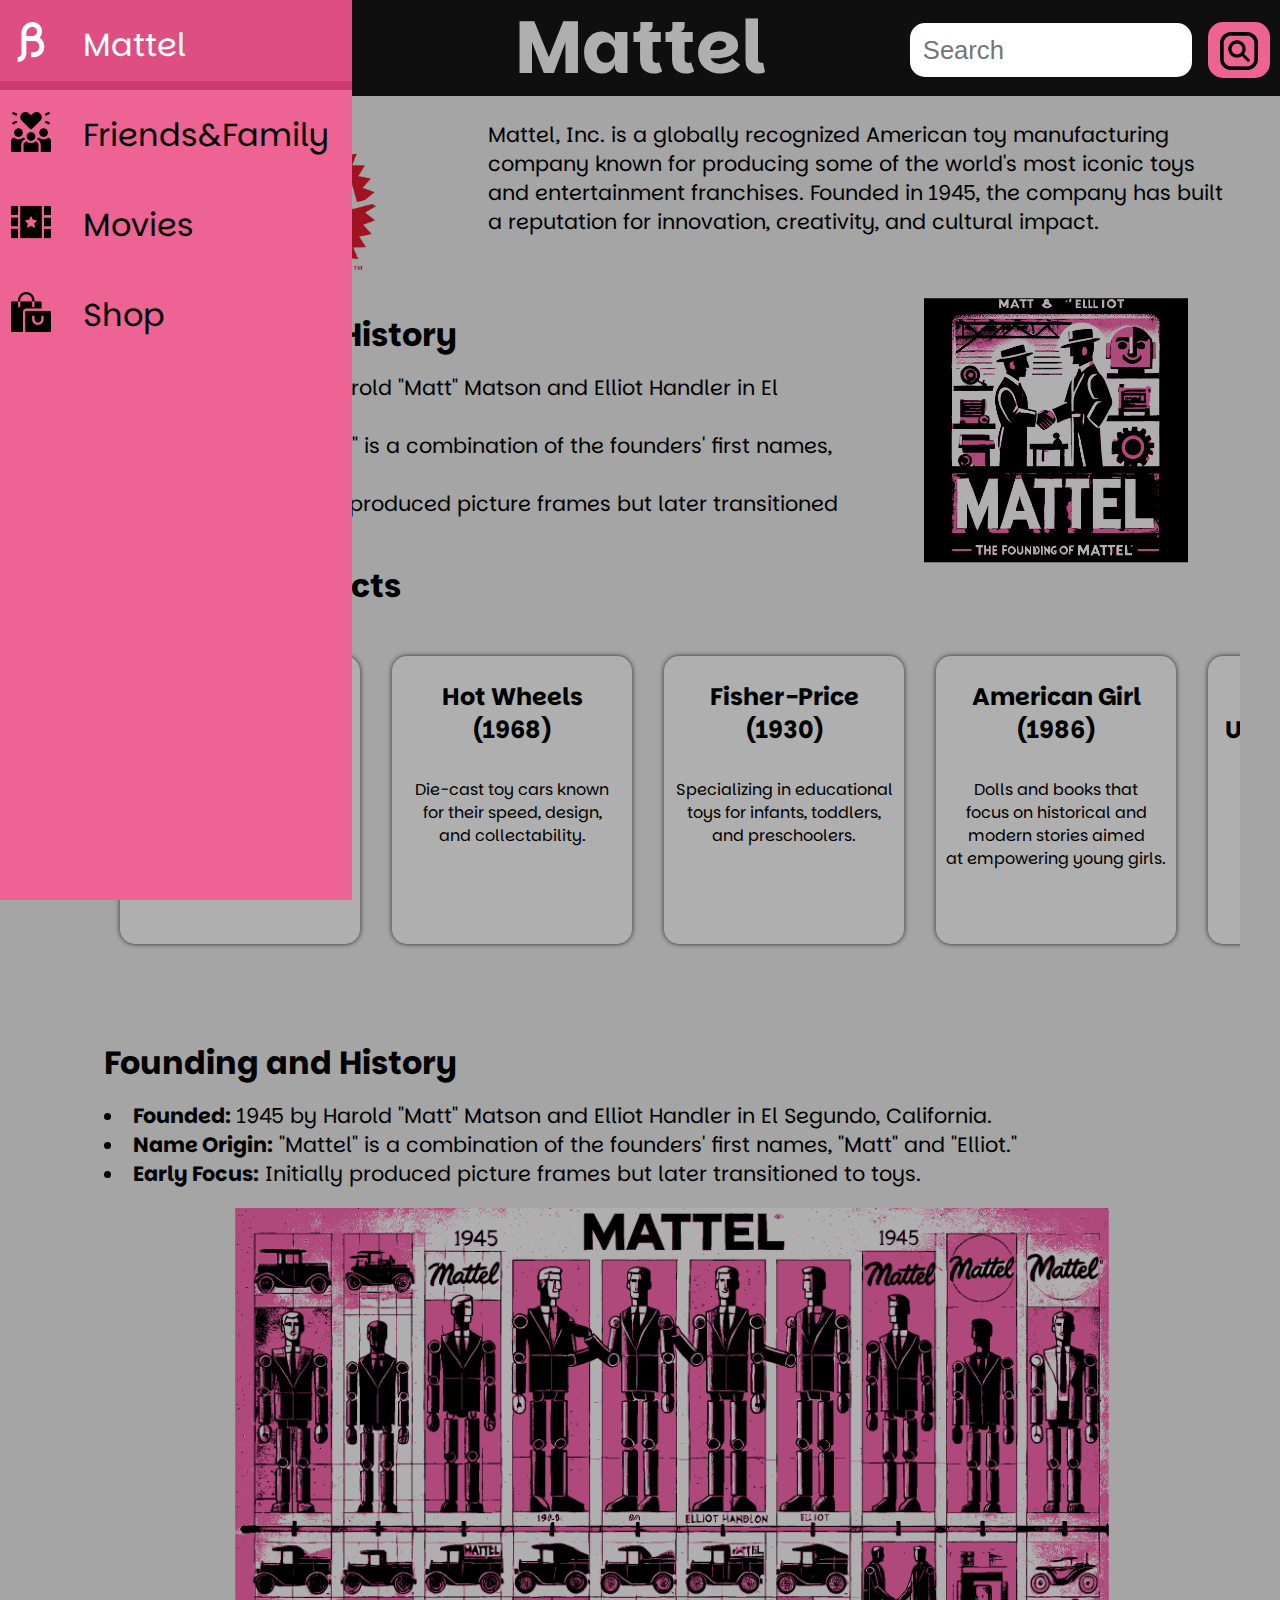
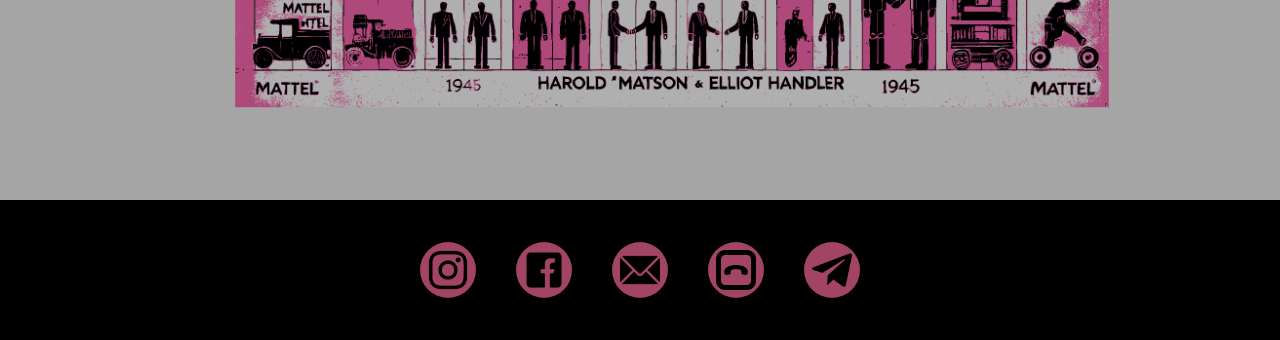
<file: index.html>
<!DOCTYPE html>
<html>

<head>
    <meta charset="utf-8">
    <title>video</title>
    <link rel="stylesheet" href="menu.css" />
    <link rel="stylesheet" href="main.css" />
    <link rel="stylesheet" href="all.css" />
</head>

<body class=all>
    
        <nav id="menu1">
            <div class="menu_toggler">
                <input type="checkbox">
                <span></span>
                <span></span>
                <span></span>

            <ul class="pages">
                <li><a href="main.html"><img src="pics/letterB_W.png">
                        <p class="name" style="color:white">Mattel</p>
                    </a>
               
                <li><a href="friends.html"><img src="pics/friends.png">
                        <p class="name">Friends&Family</p>
                    </a>
                <li><a href="movie.html"><img src="pics/movie.png">
                        <p class="name">Movies</p>
                    </a>
                <li><a href="shop.html"><img src="pics/bag.png">
                        <p class="name">Shop</p>
                    </a>
            </ul>
        </div>
    </nav>
    <nav id="menu2">
        <ul>
            <li><a href="main.html"><img src="pics/letterB_W.png">
                    <p class="name" style="color:white">Mattel</p>
                </a></li>
          
            <li><a href="friends.html"><img src="pics/friends.png">
                    <p class="name">Friends&Family</p>
                </a></li>
            <li><a href="movie.html"><img src="pics/movie.png">
                    <p class="name">Movies</p>
                </a></li>
            <li><a href="shop.html"><img src="pics/bag.png">
                    <p class="name">Shop</p>
                </a></li>
        </ul>
    </nav>
 
    <div class=header1>
        Mattel
    </div>
    <div class="header2">
        <form class=" d-flex search">
            <input class="control me-2" type="search" placeholder="Search" aria-label="Search">
            <button class="btn btn-outline-light" type="submit">
                <img src="pics/search.png" style="width: 1.6em; margin-top: 3px; transform: none;">
            </button>
        </form>
    </div>
    <div class="main">
        <div class=grid>
            <div>
                <img src="pics/pages/Mattel-Logo.png" style="width: 11em; height: 11em;">
            </div>
            <div class="text">
                Mattel, Inc. is a globally recognized American toy manufacturing company known for producing some of the
                world's most iconic toys and entertainment franchises. Founded in 1945, the company has built a
                reputation for innovation, creativity, and cultural impact.
            </div>

                <div class="title">
                    Founding and History
                </div>

                <div class="text">
                    <ul>
                        <li class="list"><strong>Founded:</strong> 1945 by Harold "Matt" Matson and Elliot Handler in El
                            Segundo, California.</li>
                        <li class="list"><strong>Name Origin:</strong> "Mattel" is a combination of the founders' first
                            names, "Matt" and "Elliot."</li>
                        <li class="list"><strong>Early Focus:</strong> Initially produced picture frames but later
                            transitioned to toys.</li>
                    </ul>
                </div>
                <div>
                    <img src="pics/pages/named.png" style="height: 11em;">
                </div>
                <div class="title">
                    Flagship Products
                </div>
                <div class="carousel">
                    <div class="blocks">
                        <span>
                            <div class="bl_title">
                                Barbie <br>(1959)
                            </div>
                            <div class="bl_text">
                                A revolutionary doll that<br> became a cultural icon,<br> embodying
                                fashion, <br>empowerment, and <br>imagination.
                            </div>
                        </span>
                        <span>
                            <div class="bl_title">
                                Hot Wheels<br> (1968)
                            </div>
                            <div class="bl_text">
                                Die-cast toy cars known <br>for their speed, design,<br> and collectability.
                            </div>
                        </span>
                        <span>
                            <div class="bl_title">
                                Fisher-Price<br> (1930)
                            </div>
                            <div class="bl_text">
                                Specializing in educational <br>toys for infants, toddlers, <br>and preschoolers.
                            </div>
                        </span>
                        <span>
                            <div class="bl_title">
                                American Girl<br> (1986)
                            </div>
                            <div class="bl_text">
                                Dolls and books that <br>focus on historical and<br> modern stories aimed <br>at
                                empowering
                                young girls.
                            </div>
                        </span>
                        <span>
                            <div class="bl_title">
                                Masters of the<br> Universe (1980s)
                            </div>
                            <div class="bl_text">
                                Action figures and<br> media franchises like <br>He-Man and Skeletor.
                            </div>
                        </span>
                        <span>
                            <div class="bl_title">
                                Uno <br>(1992)
                            </div>
                            <div class="bl_text">
                                A popular card game<br> for families and friends.
                            </div>
                        </span>
                    </div>
                </div>
                <div class="title">
                    Founding and History
                </div>
                <div class="text">
                    <ul type="disc">
                        <li class="list"><strong>Founded:</strong> 1945 by Harold "Matt" Matson and Elliot Handler in El
                            Segundo,
                            California.</li>
                        <li class="list"><strong>Name Origin:</strong> "Mattel" is a combination of the founders' first
                            names, "Matt" and
                            "Elliot."</li>
                        <li class="list"><strong>Early Focus:</strong> Initially produced picture frames but later
                            transitioned to toys.
                        </li>
                    </ul>
                </div>
                <div>
                    <img src="pics/pages/factory.png" style="height: 24em;">
                </div>
            </div>
        </div>
    </div>
   <div class="footer">
    <span class  = "blocks"><img src ="pics/inst.png"></span>
    <span class  = "blocks"><img src ="pics/face.png"></span>
    <span class  = "blocks"><img src ="pics/mail.png"></span>
    <span class  = "blocks"><img src ="pics/phone.png"></span>
    <span class  = "blocks"><img src ="pics/telegram.png"></span>
    </div>
</body>

</html>
</file>
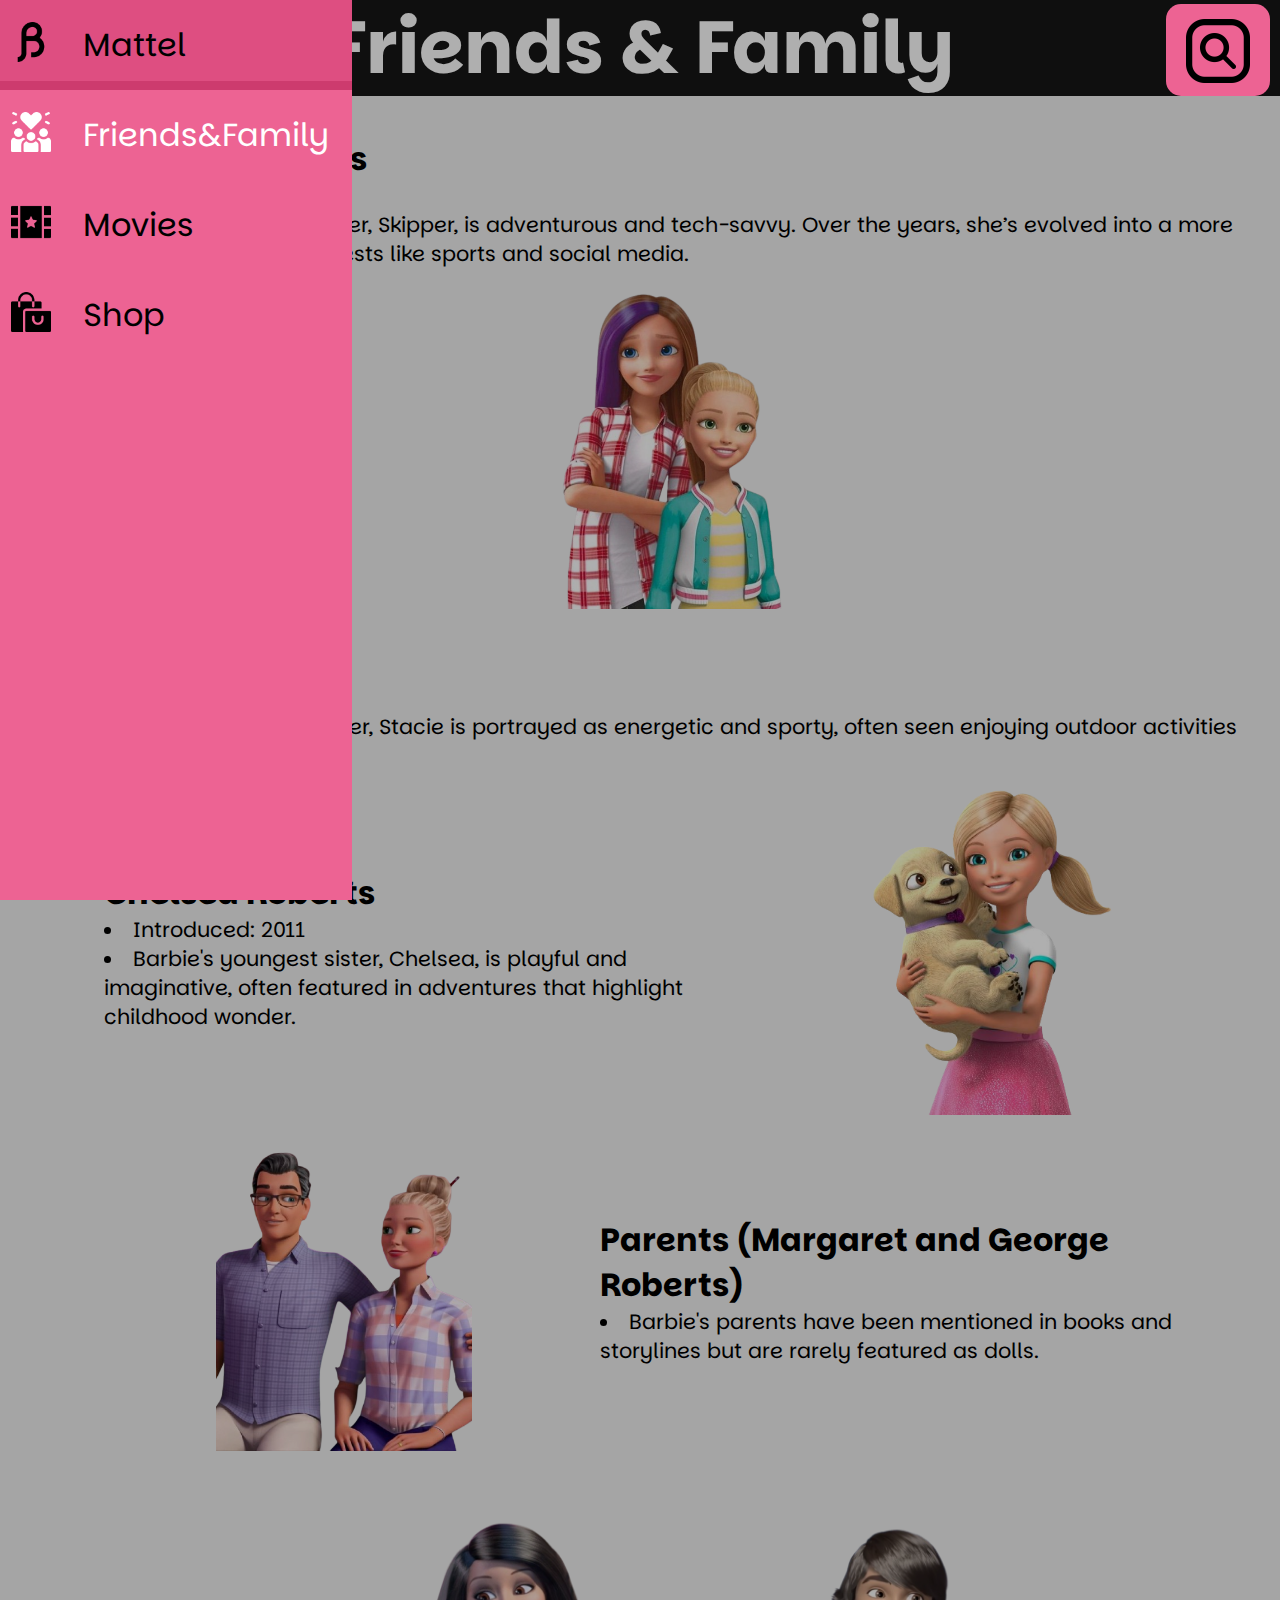
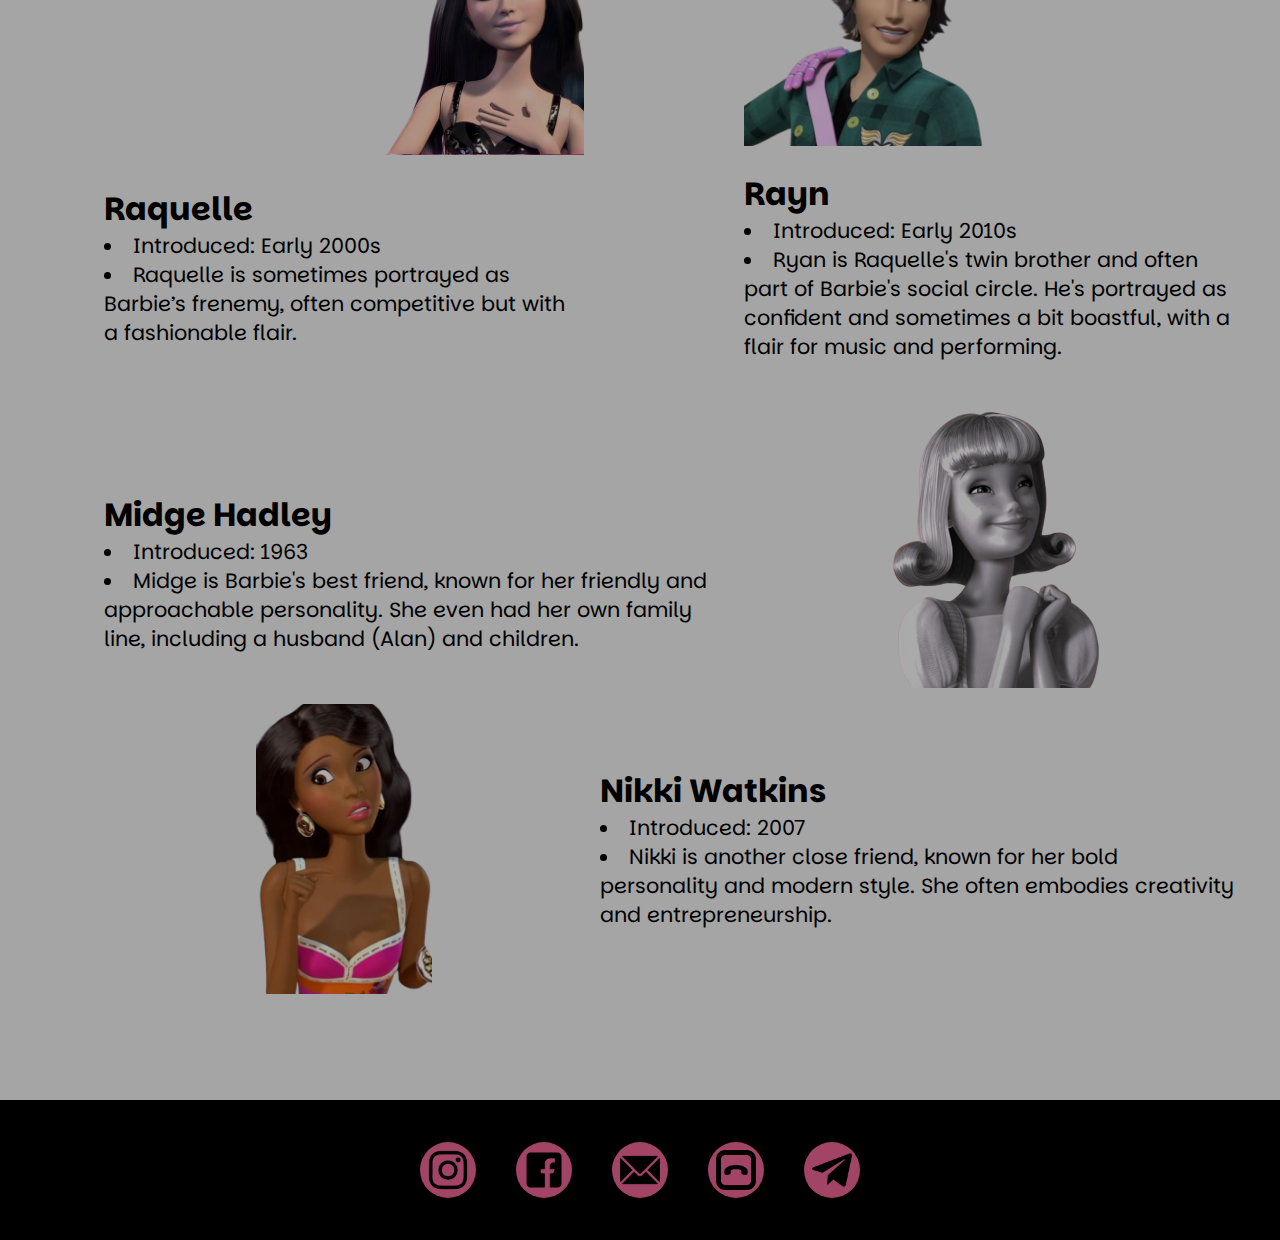
<file: friends.html>
<!DOCTYPE html>
<html>

<head>
    <meta charset="utf-8">
    <title>video</title>
    <link rel="stylesheet" href="menu.css" />
    <link rel="stylesheet" href="all.css" />
    <link rel="stylesheet" href="friends.css" />
</head>

<body class=all>


    <nav id="menu1">
        <div class="menu_toggler">
            <input type="checkbox">
            <span></span>
            <span></span>
            <span></span>

            <ul class="pages">
                <li><a href="index.html"><img src="pics/letterB.png">
                        <p class="name">Mattel</p>
                    </a>
             
                <li><a href="friends.html"><img src="pics/friends_W.png">
                        <p class="name" style="color:white">Friends&Family</p>
                    </a>
                <li><a href="movie.html"><img src="pics/movie.png">
                        <p class="name">Movies</p>
                    </a>
                <li><a href="shop.html"><img src="pics/bag.png">
                        <p class="name">Shop</p>
                    </a>
            </ul>
        </div>
    </nav>
    <nav id="menu2">
        <ul>
            <li><a href="index.html"><img src="pics/letterB.png">
                    <p class="name">Mattel</p>
                </a>
           
            <li><a href="friends.html"><img src="pics/friends_W.png">
                    <p class="name" style="color:white">Friends&Family</p>
                </a>
            <li><a href="movie.html"><img src="pics/movie.png">
                    <p class="name">Movies</p>
                </a>
            <li><a href="shop.html"><img src="pics/bag.png">
                    <p class="name">Shop</p>
                </a>
        </ul>
    </nav>
    
    <div class=header1>
        Friends & Family
    </div>
    <div class="header2">
        <form class=" d-flex search">
            <input class="control me-2" type="search" placeholder="Search" aria-label="Search">
            <button class="btn btn-outline-light" type="submit">
                <img src="pics/search.png" style="width: 1.6em; margin-top: 3px; transform: none;">
            </button>
        </form>
    </div>

    <div class="main">
        <div class="grid">

            <div></div>
            <div style="flex-direction: column;">
                <span class="title">Skipper Roberts</span>
                <span class="text">
                    <ul>
                        <li class="list">Introduced: 1964</li>
                        <li class="list">Barbie's younger sister, Skipper, is adventurous and tech-savvy. Over the
                            years, she’s evolved into a more modern teen with interests like sports and social media.
                        </li>
                    </ul>
                </span>
            </div>
            <div>
                <img src="pics/pages/2sis.png" style="width: 15em;">
            </div>
            <div style="flex-direction: column;">
                <span class="title">Stacie Roberts</span>
                <span class="text">
                    <ul>
                        <li class="list">Introduced: 1990</li>
                        <li class="list">Another younger sister, Stacie is portrayed as energetic and sporty, often seen
                            enjoying outdoor activities and trying new things.</li>
                    </ul>
                </span>
            </div>
            <div style="flex-direction: column;">
                <span class="title">Chelsea Roberts</span>
                <span class="text">
                    <ul>
                        <li class="list">Introduced: 2011</li>
                        <li class="list">Barbie's youngest sister, Chelsea, is playful and imaginative, often featured
                            in adventures that highlight childhood wonder.</li>
                    </ul>
                </span>
            </div>
            <div>
                <img src="pics/pages/chels.png" style="width: 15em;">
            </div>
            <div>
                <img src="pics/pages/parents.png" style="width: 16em;">
            </div>
            <div style="flex-direction: column;">
                <span class="title">Parents (Margaret and George Roberts)</span>
                <span class="text">
                    <ul>
                        <li class="list">Barbie's parents have been mentioned in books and storylines but are rarely
                            featured as dolls.</li>
                    </ul>
                </span>
            </div>
            <div>
                <img src="pics/pages/raquel.png" style="width: 15em;">
            </div>
            <div>
                <img src="pics/pages/rayn.png" style="width: 16em;">
            </div>
            <div style="flex-direction: column;">
                <span class="title">Raquelle</span>
                <span class="text">
                    <ul>
                        <li class="list">Introduced: Early 2000s</li>
                        <li class="list">Raquelle is sometimes portrayed as Barbie’s frenemy, often competitive but with a fashionable flair.</li>
                    </ul>
                </span>
            </div>
            <div style="flex-direction: column;">
                <span class="title">Rayn</span>
                <span class="text">
                    <ul>
                        <li class="list">Introduced: Early 2010s</li>
                        <li class="list">Ryan is Raquelle's twin brother and often part of Barbie's social circle. He's portrayed as confident and sometimes a bit boastful, with a flair for music and performing.</li>
                    </ul>
                </span>
            </div>
            <div style="flex-direction: column;">
                <span class="title">Midge Hadley</span>
                <span class="text">
                    <ul>
                        <li class="list">Introduced: 1963</li>
                        <li class="list">Midge is Barbie's best friend, known for her friendly and approachable personality. She even had her own family line, including a husband (Alan) and children.</li>
                    </ul>
                </span>
            </div>
            <div>
                <img src="pics/pages/meg.png" style="width: 16em;">
            </div>
            <div>
                <img src="pics/pages/nikki.png" style="width: 11em;">
            </div>
            <div style="flex-direction: column;">
                <span class="title">Nikki Watkins</span>
                <span class="text">
                    <ul>
                        <li class="list">Introduced: 2007</li>
                        <li class="list">Nikki is another close friend, known for her bold personality and modern style. She often embodies creativity and entrepreneurship.</li>
                    </ul>
                </span>
            </div>
        </div>
    </div>

</div>
<div class="footer">
 <span class  = "blocks"><img src ="pics/inst.png"></span>
 <span class  = "blocks"><img src ="pics/face.png"></span>
 <span class  = "blocks"><img src ="pics/mail.png"></span>
 <span class  = "blocks"><img src ="pics/phone.png"></span>
 <span class  = "blocks"><img src ="pics/telegram.png"></span>
 </div>


</body>

</html>
</file>
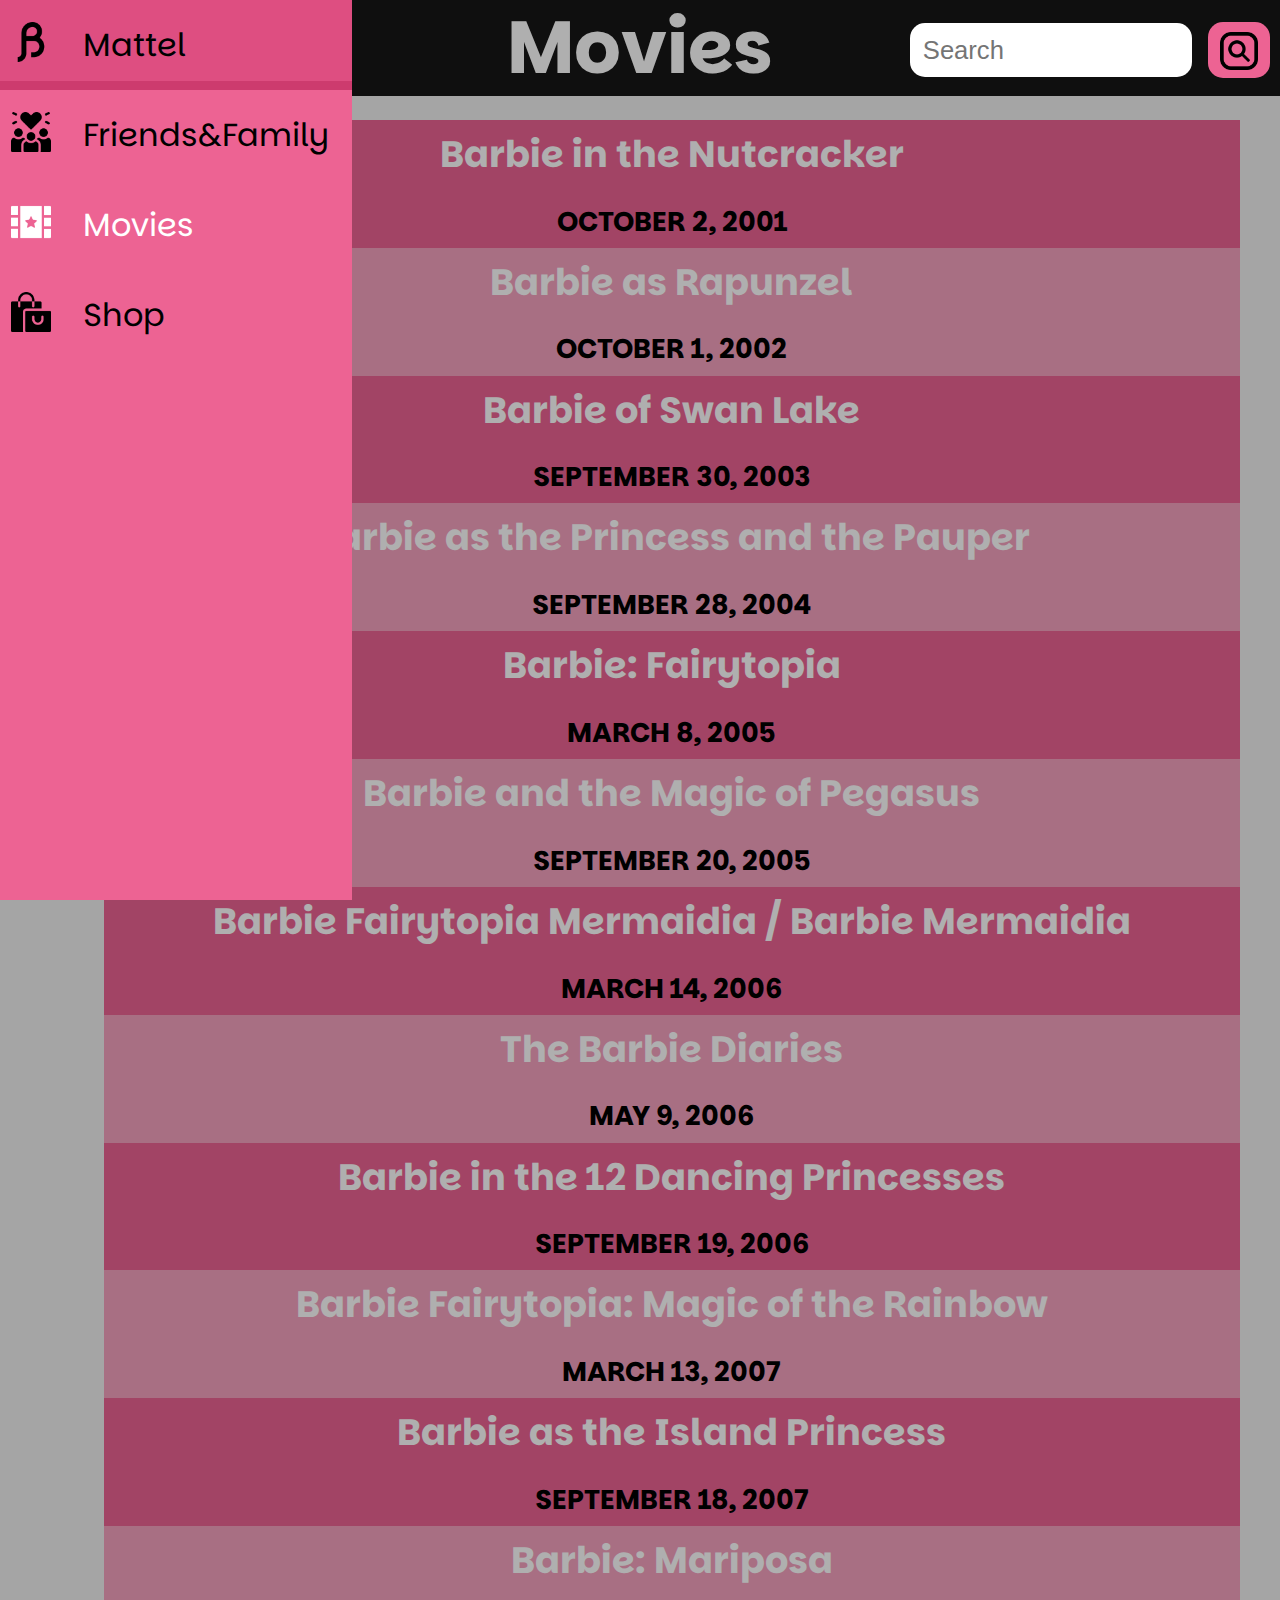
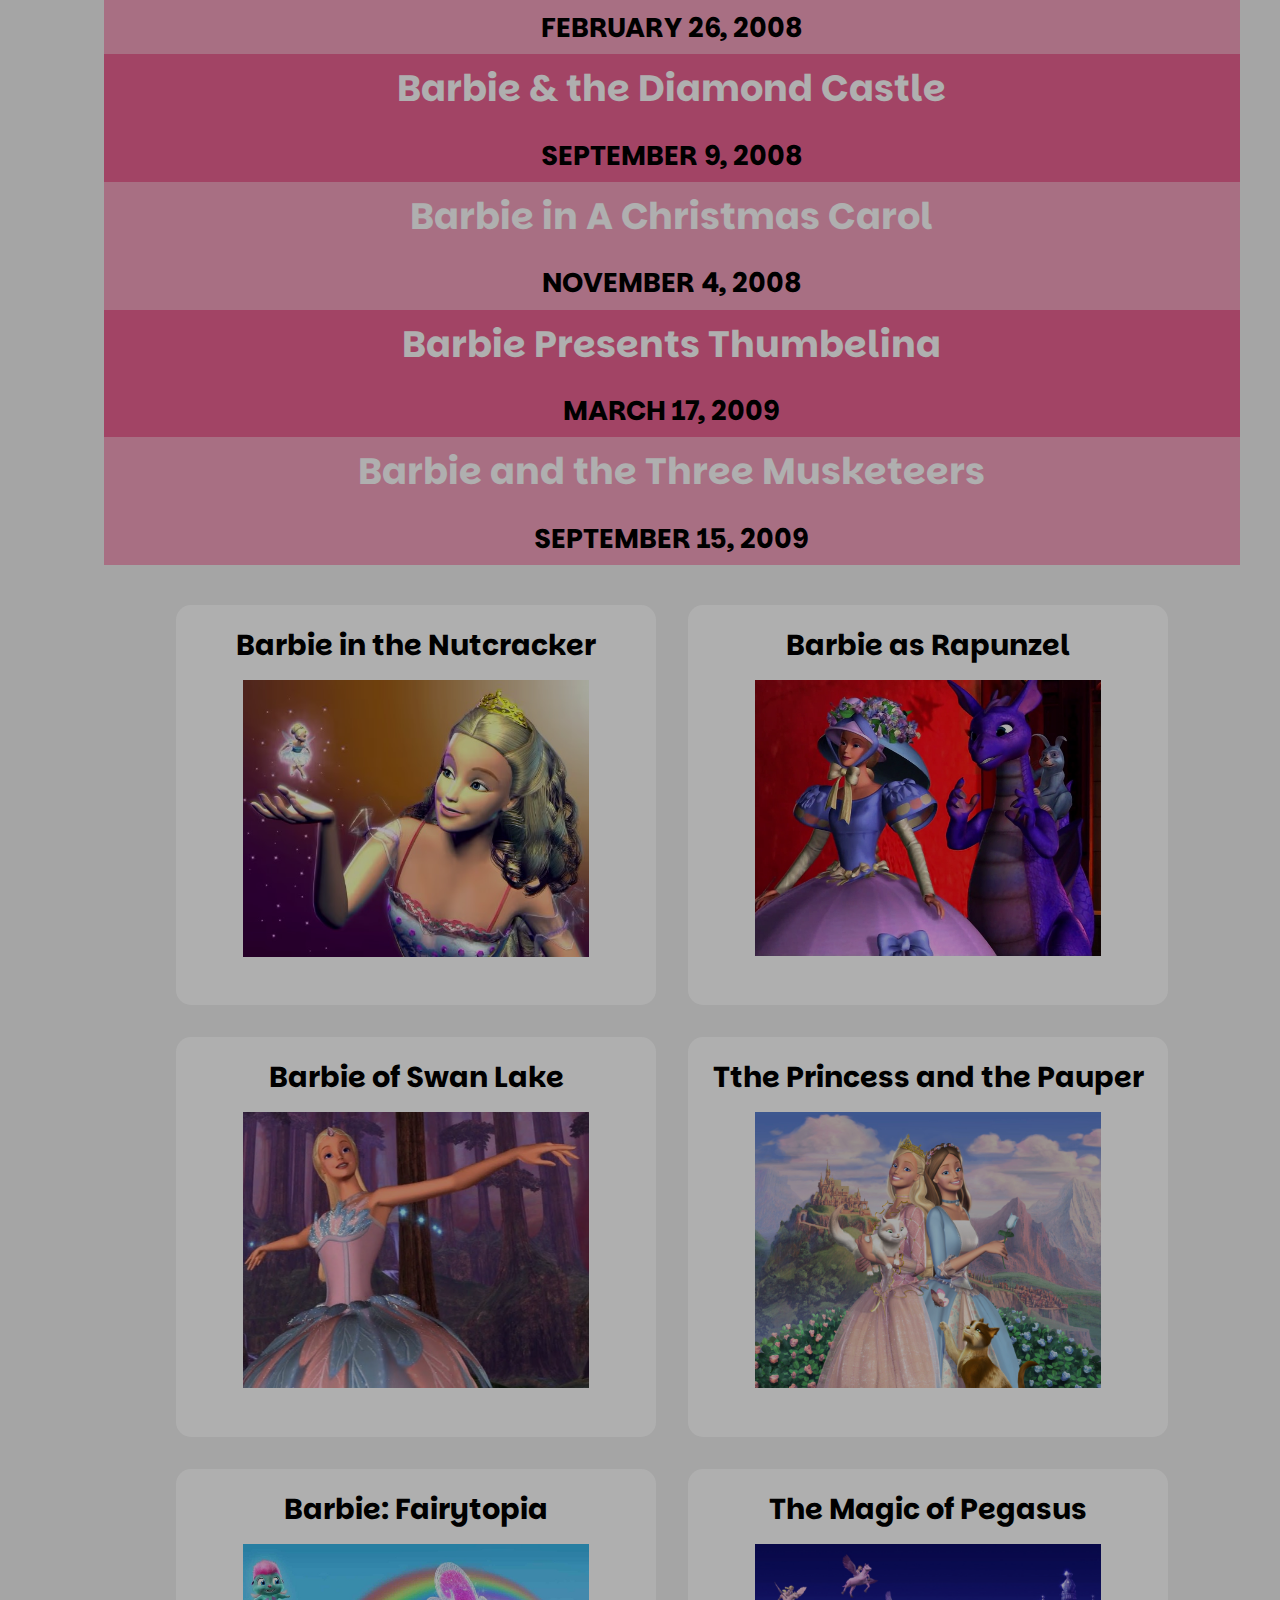
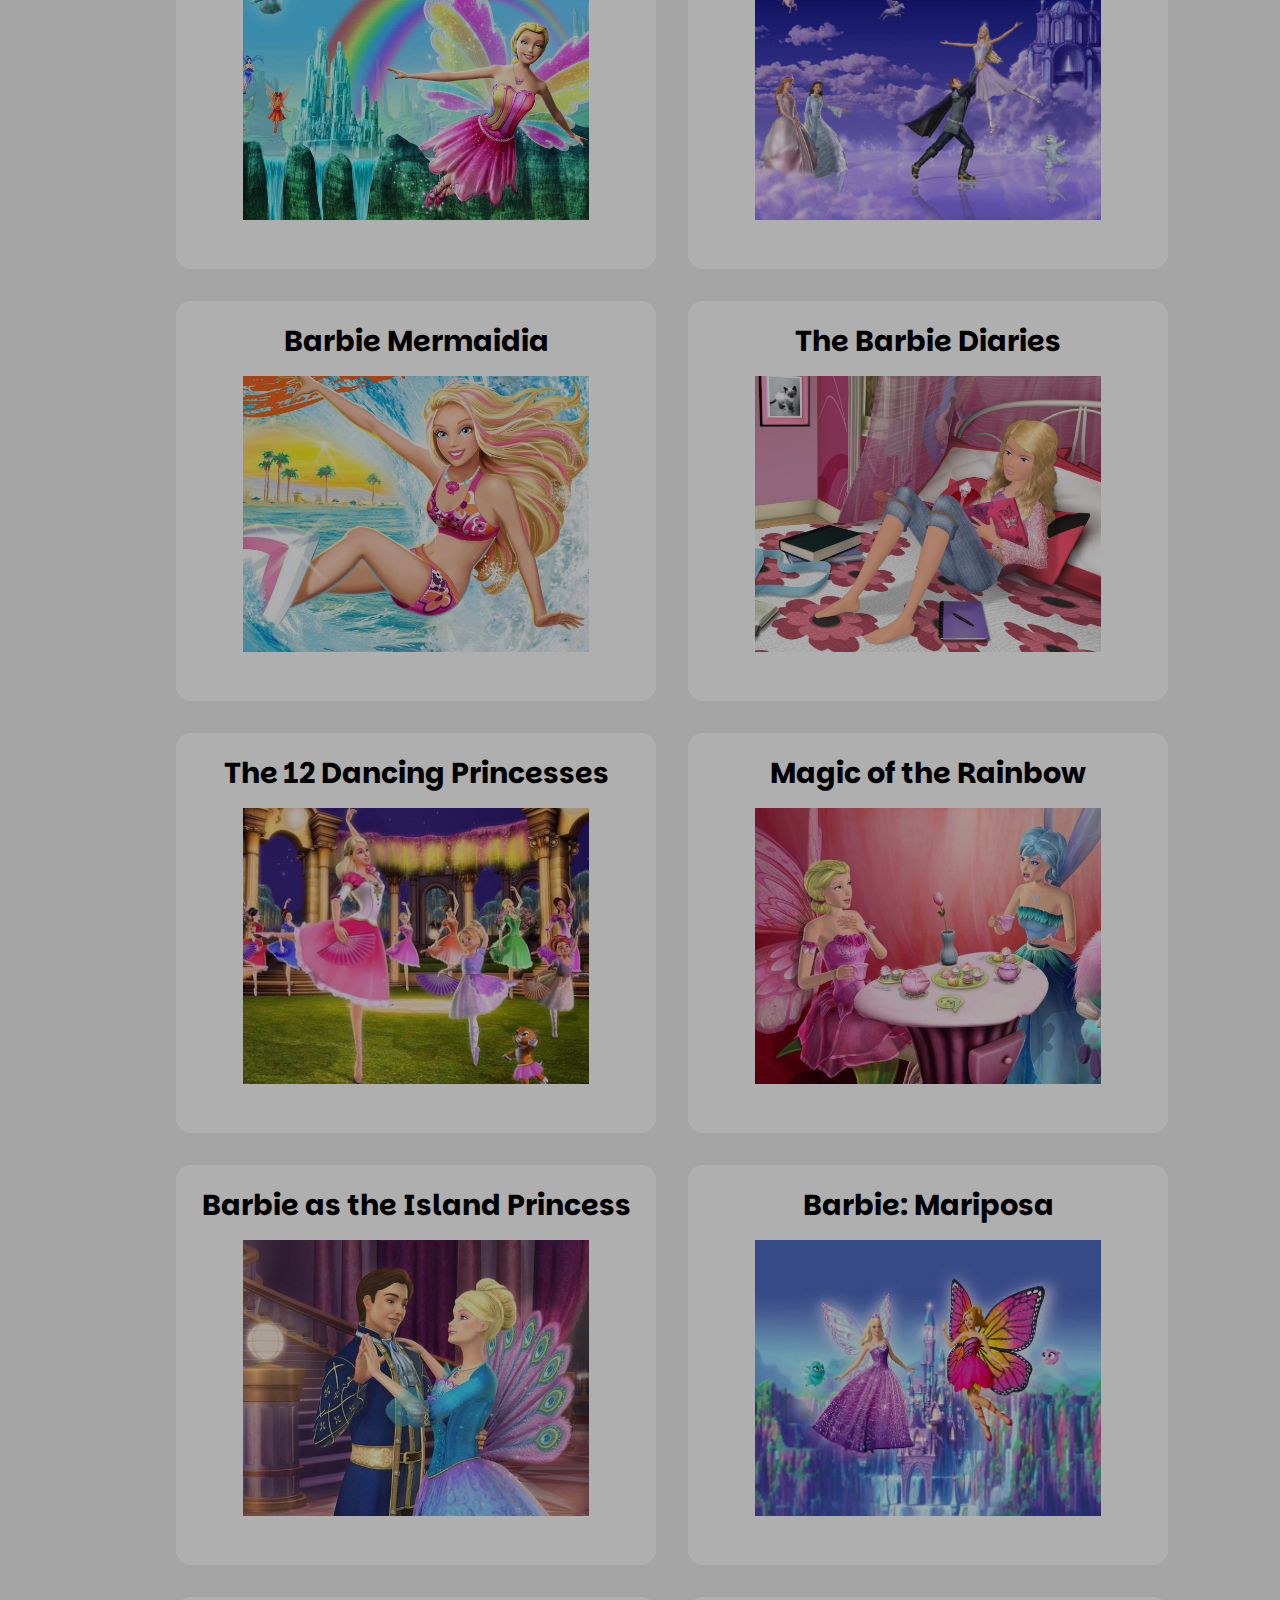
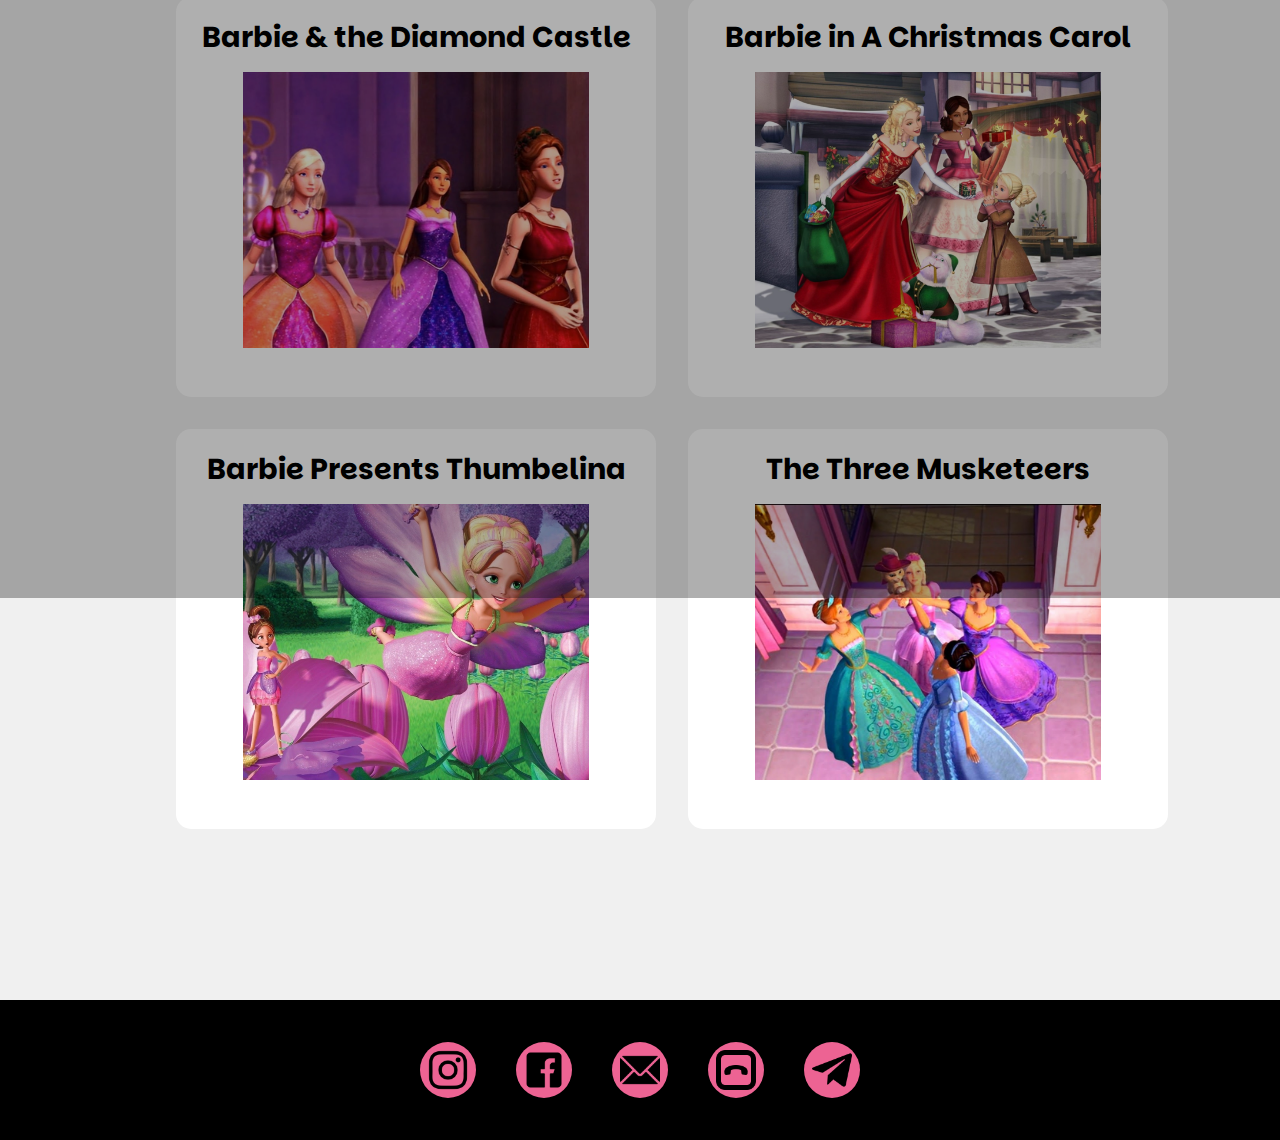
<file: movie.html>
<!DOCTYPE html>
<html>

<head>
    <meta charset="utf-8">
    <title>video</title>
    <link rel="stylesheet" href="menu.css" />
    <link rel="stylesheet" href="all.css" />
    <link rel="stylesheet" href="movie.css" />

</head>


<body class=all>

    <nav id="menu1">
        <div class="menu_toggler">
            <input type="checkbox">
            <span></span>
            <span></span>
            <span></span>

            <ul class="pages">
                <li><a href="index.html"><img src="pics/letterB.png">
                        <p class="name">Mattel</p>
                    </a>

                <li><a href="friends.html"><img src="pics/friends.png">
                        <p class="name">Friends&Family</p>
                    </a>
                <li><a href="movie.html"><img src="pics/movie_W.png">
                        <p class="name" style="color:white">Movies</p>
                    </a>
                <li><a href="shop.html"><img src="pics/bag.png">
                        <p class="name">Shop</p>
                    </a>
            </ul>
        </div>
    </nav>
    <nav id="menu2">
        <ul>
            <li><a href="index.html"><img src="pics/letterB.png">
                    <p class="name">Mattel</p>
                </a>

            <li><a href="friends.html"><img src="pics/friends.png">
                    <p class="name">Friends&Family</p>
                </a>
            <li><a href="movie.html"><img src="pics/movie_W.png">
                    <p class="name" style="color:white">Movies</p>
                </a>
            <li><a href="shop.html"><img src="pics/bag.png">
                    <p class="name">Shop</p>
                </a>
        </ul>
    </nav>
    <div class="header1">Movies</div>
    <div class="header2">
        <form class=" d-flex search">
            <input class="control me-2" type="search" placeholder="Search" aria-label="Search">
            <button class="btn btn-outline-light" type="submit">
                <img src="pics/search.png" style="width: 1.6em; margin-top: 3px;">
            </button>
        </form>
    </div>
    <div class="main">
        <div class="grid">
            <table>


                <tbody>
                    <tr>
                        <th><a href="#movie1" class="name">Barbie in the Nutcracker</a></th>
                        <th class="year">October 2, 2001</th>
                    </tr>
                    <tr>
                        <th><a href="#movie2" class="name">Barbie as Rapunzel</a></th>
                        <th class="year">October 1, 2002</th>
                    </tr>
                    <tr>
                        <th><a href="#movie3" class="name">Barbie of Swan Lake</a></th>
                        <th class="year">September 30, 2003</th>
                    </tr>
                    <tr>
                        <th><a href="#movie4" class="name">Barbie as the Princess and the Pauper</a></th>
                        <th class="year">September 28, 2004</th>
                    </tr>
                    <tr>
                        <th><a href="#movie5" class="name">Barbie: Fairytopia</a></th>
                        <th class="year">March 8, 2005</th>
                    </tr>
                    <tr>
                        <th><a href="#movie6" class="name">Barbie and the Magic of Pegasus</a></th>
                        <th class="year">September 20, 2005</th>
                    </tr>
                    <tr>
                        <th><a href="#movie7" class="name">Barbie Fairytopia Mermaidia / Barbie Mermaidia</a></th>
                        <th class="year">March 14, 2006</th>
                    </tr>
                    <tr>
                        <th><a href="#movie8" class="name">The Barbie Diaries</a></th>
                        <th class="year">May 9, 2006</th>
                    </tr>
                    <tr>
                        <th><a href="#movie9" class="name">Barbie in the 12 Dancing Princesses</a></th>
                        <th class="year">September 19, 2006</th>
                    </tr>
                    <tr>
                        <th><a href="#movie10" class="name">Barbie Fairytopia: Magic of the Rainbow</a></th>
                        <th class="year">March 13, 2007</th>
                    </tr>
                    <tr>
                        <th><a href="#movie11" class="name">Barbie as the Island Princess</a></th>
                        <th class="year">September 18, 2007</th>
                    </tr>
                    <tr>
                        <th><a href="#movie12" class="name">Barbie: Mariposa</a></th>
                        <th class="year">February 26, 2008</th>
                    </tr>
                    <tr>
                        <th><a href="#movie13" class="name">Barbie & the Diamond Castle</a></th>
                        <th class="year">September 9, 2008</th>
                    </tr>
                    <tr>
                        <th><a href="#movie14" class="name">Barbie in A Christmas Carol</a></th>
                        <th class="year">November 4, 2008</th>
                    </tr>
                    <tr>
                        <th><a href="#movie15" class="name">Barbie Presents Thumbelina</a></th>
                        <th class="year">March 17, 2009</th>
                    </tr>
                    <tr>
                        <th><a href="#movie16" class="name">Barbie and the Three Musketeers</a></th>
                        <th class="year">September 15, 2009</th>
                    </tr>

                </tbody>
            </table>
        </div>

        <div class="cont">
            <div class="card">
                <div class="title" id="movie1">
                    Barbie in the Nutcracker
                    <img src = "pics/pages/1 (2).jpg">
                </div>
            </div>
            <div class="card">
                <div class="title" id="movie2">
                    Barbie as Rapunzel
                    <img src = "pics/pages/2.jpg">
                </div>
            </div>
            <div class="card">
                <div class="title" id="movie3">
                    Barbie of Swan Lake
                    <img src = "pics/pages/3.jpg">

                </div>
            </div>
            <div class="card">
                <div class="title" id="movie4">
                    Tthe Princess and the Pauper
                    <img src = "pics/pages/4.jpg">

                </div>
            </div>
            <div class="card">
                <div class="title" id="movie5">
                    Barbie: Fairytopia
                    <img src = "pics/pages/5.jpg">

                </div>
            </div>
            <div class="card">
                <div class="title" id="movie6">
                    The Magic of Pegasus
                    <img src = "pics/pages/6 (3).jpg">

                </div>
            </div>
           
            <div class="card">
                <div class="title" id="movie7">
                    Barbie Mermaidia
                    <img src = "pics/pages/7.jpg">

                </div>
            </div>
            <div class="card">
                <div class="title" id="movie8">
                    The Barbie Diaries
                    <img src = "pics/pages/8.jpg">

                </div>
            </div>
            <div class="card">
                <div class="title" id="movie9">
                    The 12 Dancing Princesses
                    <img src = "pics/pages/9.jpg">

                </div>
            </div>
            <div class="card">
                <div class="title" id="movie10">
                     Magic of the Rainbow
                    <img src = "pics/pages/10.jpg">

                </div>
            </div>
            <div class="card">
                <div class="title" id="movie11">
                    Barbie as the Island Princess
                    <img src = "pics/pages/11.jpg">

                </div>
            </div>
            <div class="card">
                <div class="title" id="movie12">
                    Barbie: Mariposa
                    <img src = "pics/pages/12.jpg">

                </div>
            </div>
            <div class="card">
                <div class="title" id="movie13">
                    Barbie & the Diamond Castle
                    <img src = "pics/pages/13.jpg">

                </div>
            </div>
            <div class="card">
                <div class="title" id="movie14">
                    Barbie in A Christmas Carol
                    <img src = "pics/pages/14.jpg">

                </div>
            </div>
            <div class="card">
                <div class="title" id="movie15">
                    Barbie Presents Thumbelina
                    <img src = "pics/pages/15.jpg">

                </div>
            </div>
            <div class="card">
                <div class="title" id="movie16">
                    The Three Musketeers
                    <img src = "pics/pages/16.jpg">

                </div>
            </div>
        </div>
</div>

<div class="footer">
<span class  = "blocks"><img src ="pics/inst.png"></span>
<span class  = "blocks"><img src ="pics/face.png"></span>
<span class  = "blocks"><img src ="pics/mail.png"></span>
<span class  = "blocks"><img src ="pics/phone.png"></span>
<span class  = "blocks"><img src ="pics/telegram.png"></span>
</div>
</body>

</html>
</file>
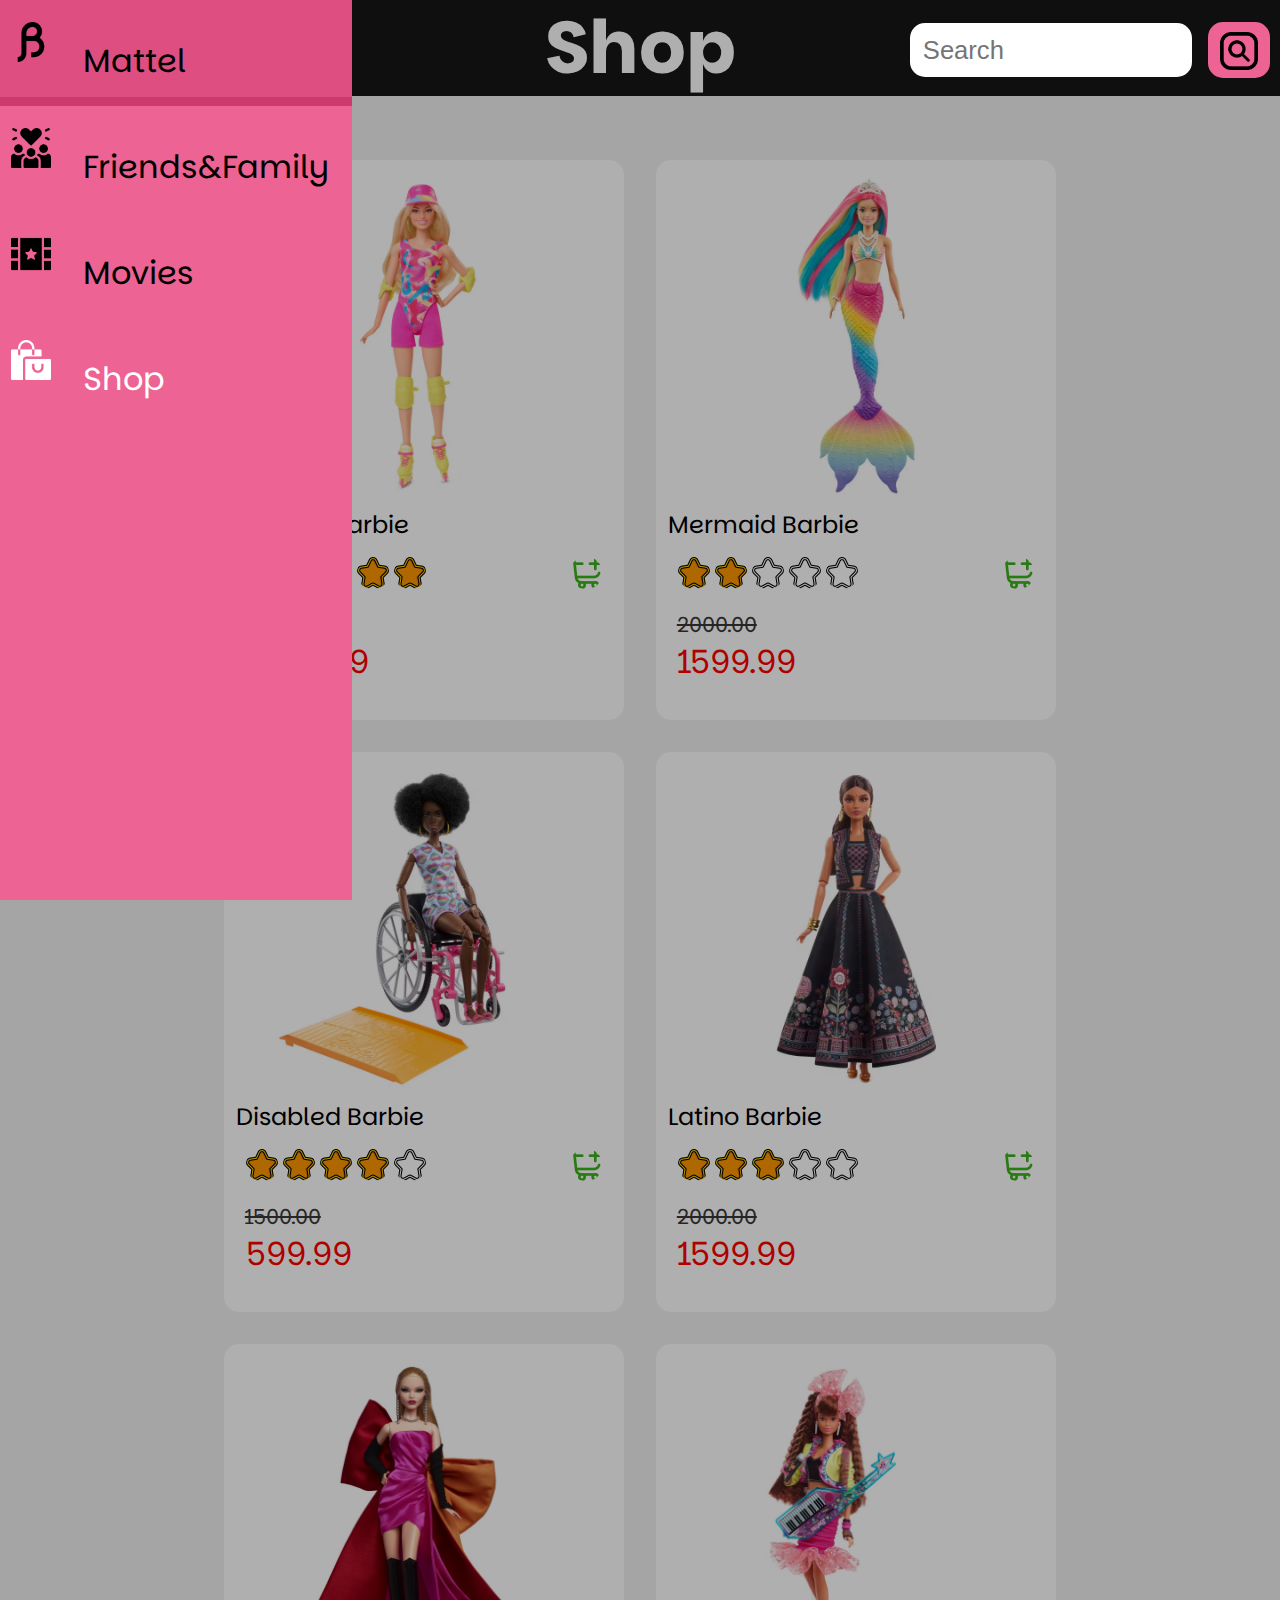
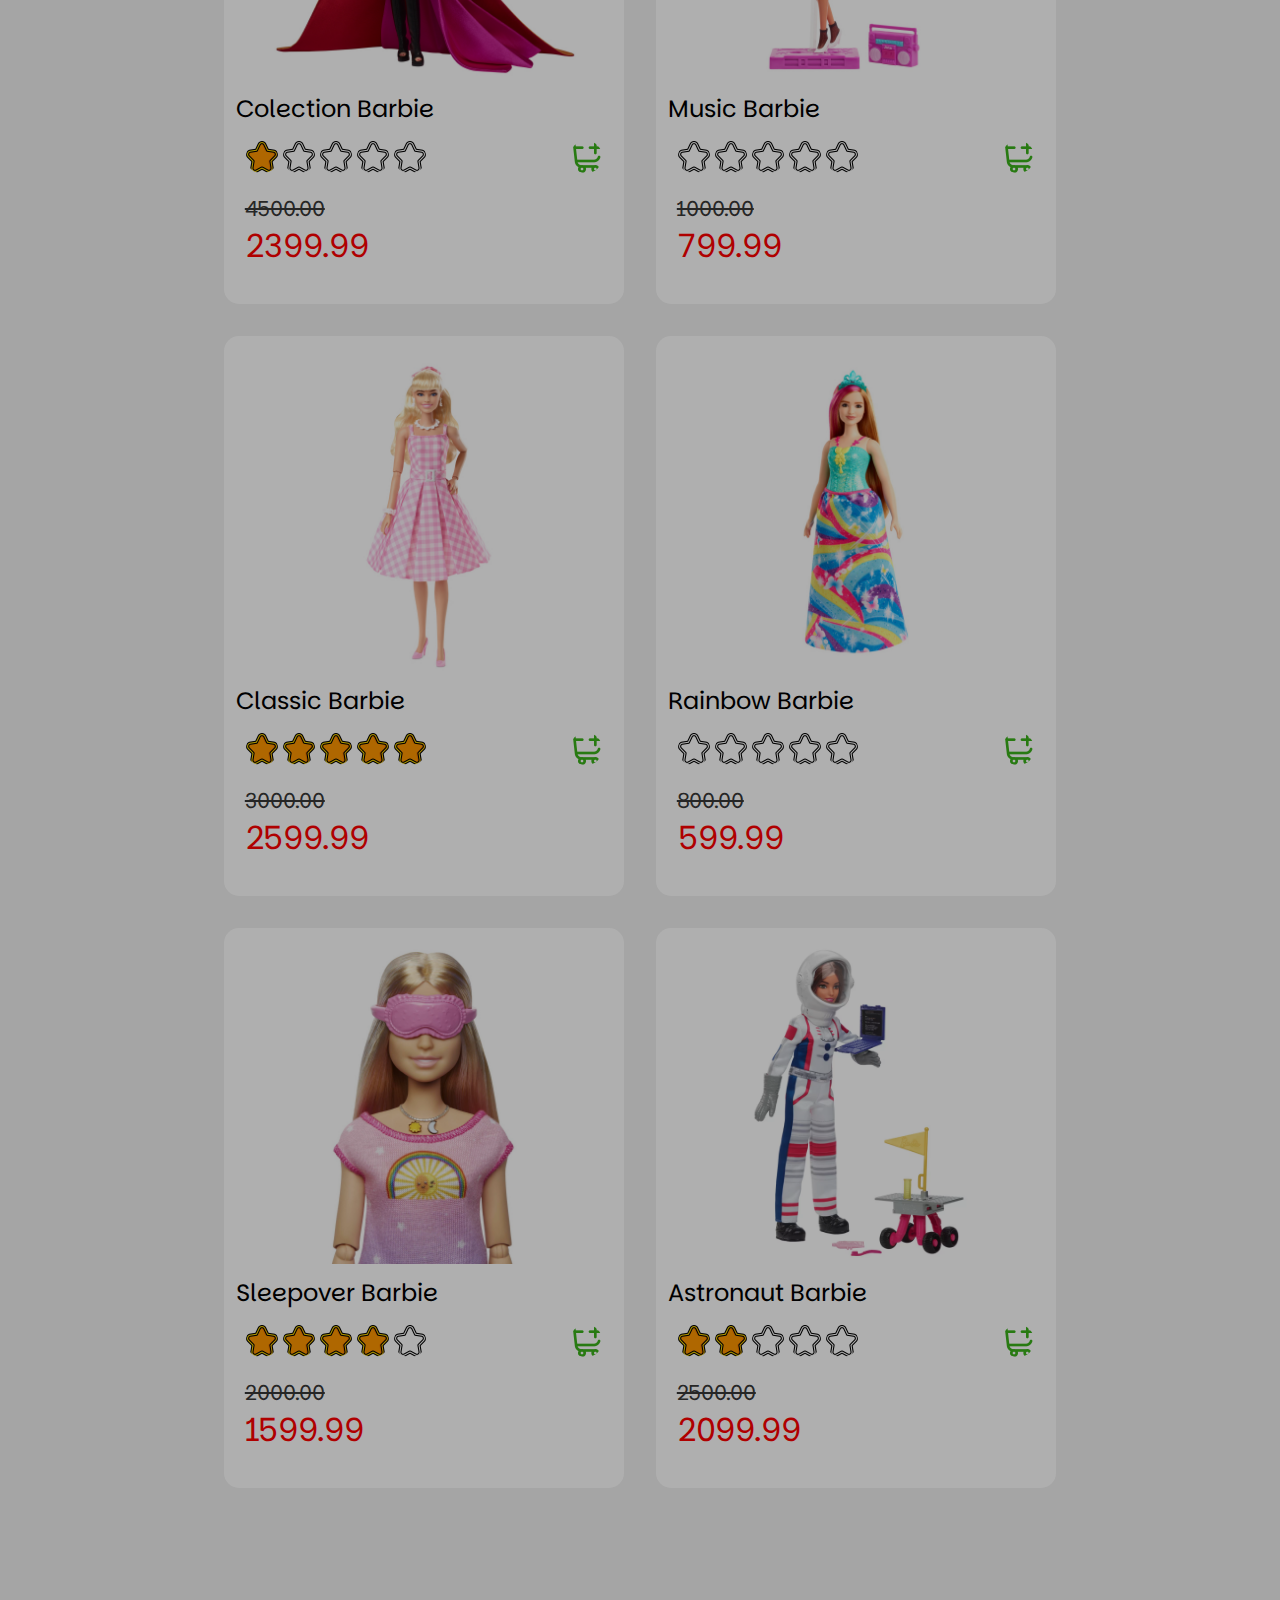
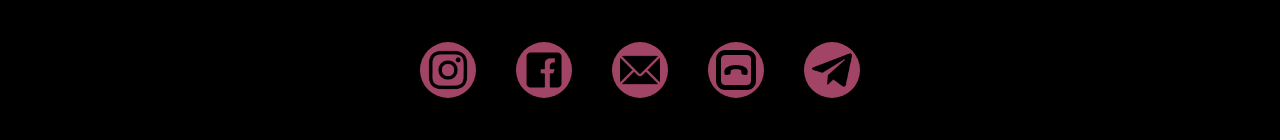
<file: shop.html>
<!DOCTYPE html>
<html>

<head>
    <meta charset="utf-8">
    <title>video</title>
    <link rel="stylesheet" href="menu.css" />
    <link rel="stylesheet" href="all.css" />
    <link rel="stylesheet" href="shop.css" />
</head>


<body class=all>

    <nav id="menu1">
        <div class="menu_toggler">
            <input type="checkbox">
            <span></span>
            <span></span>
            <span></span>

            <ul class="pages">
                <li><a href="index.html"><img src="pics/letterB.png">
                        <p class="name">Mattel</p>
                    </a>

                <li><a href="friends.html"><img src="pics/friends.png">
                        <p class="name">Friends&Family</p>
                    </a>
                <li><a href="movie.html"><img src="pics/movie.png">
                        <p class="name">Movies</p>
                    </a>
                <li><a href="shop.html"><img src="pics/bag_W.png">
                        <p class="name" style="color:white">Shop</p>
                    </a>
            </ul>
        </div>
    </nav>
    <nav id="menu2">
        <ul>
            <li><a href="index.html"><img src="pics/letterB.png">
                    <p class="name">Mattel</p>
                </a>

            <li><a href="friends.html"><img src="pics/friends.png">
                    <p class="name">Friends&Family</p>
                </a>
            <li><a href="movie.html"><img src="pics/movie.png">
                    <p class="name">Movies</p>
                </a>
            <li><a href="shop.html"><img src="pics/bag_W.png">
                    <p class="name" style="color:white">Shop</p>
                </a>
        </ul>
    </nav>

    <div class="header1">Shop</div>
    <div class="header2">
        <form class=" d-flex search">
            <input class="control me-2" type="search" placeholder="Search" aria-label="Search">
            <button class="btn btn-outline-light" type="submit">
                <img src="pics/search.png" style="width: 1.6em; margin-top: 3px;">
            </button>
        </form>
    </div>
    <div class="main">
        <div class=cont>

            <div class="card">
                <img src="pics/doll.avif" class = "original">
                <img src="pics/doll_1.avif" class = "hovered">
                <div class="name">scaters barbie</div>
                <div class="line">
                    <div class="star">
                        <img src="pics/pages/star_y.png">
                        <img src="pics/pages/star_y.png">
                        <img src="pics/pages/star_y.png">
                        <img src="pics/pages/star_y.png">
                        <img src="pics/pages/star_y.png">
                    </div>
                    <div class="cart">
                        <img src="pics/pages/cart (2).png">
                    </div>
                </div>
                <div class="prv_price">3500.00</div>
                <div class="price">2599.99</div>
            </div>
            <div class="card">
                <img src="pics/doll2.avif" class = "original">
                <img src="pics/doll2_2.avif" class = "hovered">
                <div class="name">mermaid barbie</div>
                <div class="line">
                    <div class="star">
                        <img src="pics/pages/star_y.png">
                        <img src="pics/pages/star_y.png">
                        <img src="pics/pages/star_b.png">
                        <img src="pics/pages/star_b.png">
                        <img src="pics/pages/star_b.png">
                    </div>
                    <div class="cart">
                        <img src="pics/pages/cart (2).png">
                    </div>
                </div>
                <div class="prv_price">2000.00</div>
                <div class="price">1599.99</div>
            </div>
            <div class="card">
                <img src="pics/doll3.avif" class = "original">
                <img src="pics/doll3_3.avif" class = "hovered">
                <div class="name">disabled barbie</div>
                <div class="line">
                    <div class="star">
                        <img src="pics/pages/star_y.png">
                        <img src="pics/pages/star_y.png">
                        <img src="pics/pages/star_y.png">
                        <img src="pics/pages/star_y.png">
                        <img src="pics/pages/star_b.png">
                    </div>
                    <div class="cart">
                        <img src="pics/pages/cart (2).png">
                    </div>
                </div>
                <div class="prv_price">1500.00</div>
                <div class="price">599.99</div>
            </div>
            <div class="card">
                <img src="pics/doll4.avif" class = "original">
                <img src="pics/doll4_4.avif" class = "hovered">
                <div class="name">latino barbie</div>
                <div class="line">
                    <div class="star">
                        <img src="pics/pages/star_y.png">
                        <img src="pics/pages/star_y.png">
                        <img src="pics/pages/star_y.png">
                        <img src="pics/pages/star_b.png">
                        <img src="pics/pages/star_b.png">
                    </div>
                    <div class="cart">
                        <img src="pics/pages/cart (2).png">
                    </div>
                </div>
                <div class="prv_price">2000.00</div>
                <div class="price">1599.99</div>
            </div>
            <div class="card">
                <img src="pics/doll5.jpg" class = "original">
                <img src="pics/doll5_5.jpg" class = "hovered">
                <div class="name">colection barbie</div>
                <div class="line">
                    <div class="star">
                        <img src="pics/pages/star_y.png">
                        <img src="pics/pages/star_b.png">
                        <img src="pics/pages/star_b.png">
                        <img src="pics/pages/star_b.png">
                        <img src="pics/pages/star_b.png">
                    </div>
                    <div class="cart">
                        <img src="pics/pages/cart (2).png">
                    </div>
                </div>
                <div class="prv_price">4500.00</div>
                <div class="price">2399.99</div>
            </div>
            <div class="card">
                <img src="pics/doll6.jpg" class = "original">
                <img src="pics/doll6_6.jpg" class = "hovered">
                <div class="name">music barbie</div>
                <div class="line">
                    <div class="star">
                        <img src="pics/pages/star_b.png">
                        <img src="pics/pages/star_b.png">
                        <img src="pics/pages/star_b.png">
                        <img src="pics/pages/star_b.png">
                        <img src="pics/pages/star_b.png">
                    </div>
                    <div class="cart">
                        <img src="pics/pages/cart (2).png">
                    </div>
                </div>
                <div class="prv_price">1000.00</div>
                <div class="price">799.99</div>
            </div>
            <div class="card">
                <img src="pics/doll7.jpg" class = "original">
                <img src="pics/doll7_7.jpg" class = "hovered">
                <div class="name">classic barbie</div>
                <div class="line">
                    <div class="star">
                        <img src="pics/pages/star_y.png">
                        <img src="pics/pages/star_y.png">
                        <img src="pics/pages/star_y.png">
                        <img src="pics/pages/star_y.png">
                        <img src="pics/pages/star_y.png">
                    </div>
                    <div class="cart">
                        <img src="pics/pages/cart (2).png">
                    </div>
                </div>
                <div class="prv_price">3000.00</div>
                <div class="price">2599.99</div>
            </div>
            <div class="card">
                <img src="pics/doll8.jpg" class = "original">
                <img src="pics/doll8_8.jpg" class = "hovered">
                <div class="name">rainbow barbie</div>
                <div class="line">
                    <div class="star">
                        <img src="pics/pages/star_b.png">
                        <img src="pics/pages/star_b.png">
                        <img src="pics/pages/star_b.png">
                        <img src="pics/pages/star_b.png">
                        <img src="pics/pages/star_b.png">
                    </div>
                    <div class="cart">
                        <img src="pics/pages/cart (2).png">
                    </div>
                </div>
                <div class="prv_price">800.00</div>
                <div class="price">599.99</div>
            </div>
            <div class="card">
                <img src="pics/doll9.jpg" class = "original">
                <img src="pics/sleep.jpg" class = "hovered">
                <div class="name">sleepover barbie</div>
                <div class="line">
                    <div class="star">
                        <img src="pics/pages/star_y.png">
                        <img src="pics/pages/star_y.png">
                        <img src="pics/pages/star_y.png">
                        <img src="pics/pages/star_y.png">
                        <img src="pics/pages/star_b.png">
                    </div>
                    <div class="cart">
                        <img src="pics/pages/cart (2).png">
                    </div>
                </div>
                <div class="prv_price">2000.00</div>
                <div class="price">1599.99</div>
            </div>
            <div class="card">
                <img src="pics/doll10.avif" class = "original">
                <img src="pics/doll10_10.avif" class = "hovered">
                <div class="name">Astronaut barbie</div>
                <div class="line">
                    <div class="star">
                        <img src="pics/pages/star_y.png">
                        <img src="pics/pages/star_y.png">
                        <img src="pics/pages/star_b.png">
                        <img src="pics/pages/star_b.png">
                        <img src="pics/pages/star_b.png">
                    </div>
                    <div class="cart">
                        <img src="pics/pages/cart (2).png">
                    </div>
                </div>
                <div class="prv_price">2500.00</div>
                <div class="price">2099.99</div>
            </div>
        </div>
    </div>

    <div class="footer">
        <span class="blocks"><img src="pics/inst.png"></span>
        <span class="blocks"><img src="pics/face.png"></span>
        <span class="blocks"><img src="pics/mail.png"></span>
        <span class="blocks"><img src="pics/phone.png"></span>
        <span class="blocks"><img src="pics/telegram.png"></span>
    </div>

</body>

</html>
</file>
<file: menu.css>
body {
    background: #f0f0f0;
    margin: 0;
    padding: 0;
    display: flex;
    height: 100vh;
    font-family: 'Parkinsans', sans-serif;

}

* {
    list-style-type: none;
    margin: 0;
    padding: 0;
    box-sizing: border-box;
}

#menu1 {
    height: 6em;
    position: fixed;
    top: 0;
    left: 0;
    background: #ed6393;
    width: 6em;
    display: none;
    flex-direction: column;
    z-index: 10;

}

#menu1 li a {
    padding: 12px;
    padding-bottom: 25px;
    padding-top: 25px;
    position: sticky;
    top: 0;
    display: block;
    background: #ed6393;
    color: #fff;
    text-decoration: none;
    width: 100%;
    overflow: hidden;
    display: flex;

}

#menu1 li a img {
    width: 2.5em;
    height: 2.5em;
}

#menu2 li a img {
    width: 2.5em;
    height: 2.5em;
}

#menu1 li a:hover {
    color: rgb(255, 255, 255);
    background: #de4e81;
    box-shadow: inset 0 -9px 0 0 #cd3b6e;
}

#menu1 li a .name {
    font-size: 2.5em;
    color: black;
    padding-left: 30px;
}

#menu1 li {
    background-color: #ffbdd4;
    text-align: center;
}

#menu1 ul ul {
    display: none;
    position: absolute;
    left: 150px;
    top: 0;
    background: #ffbdd4;
}

#menu1 li:hover>ul {
    display: block;
}

.burger {
    background: #ed6393;
    position: fixed;
    top: 0;
    left: 0;
}

.menu_toggler {
    display: block;
    flex-direction: column;
    position: relative;
    z-index: 1;
    margin-top: 17px;
    margin-left: 7px;
}

.menu_toggler input[type="checkbox"] {
    display: block;
    width: 6em;
    height: 6em;

    position: absolute;
    top: 0;
    left: 0;

    cursor: pointer;
    z-index: 10;
    opacity: 0;

}

.menu_toggler span {
    z-index: 100;
    display: block;
    height: 0.3em;
    width: 3.5em;
    background-color: black;
    margin: 11px;
    position: relative;
    transform-origin: 4px 0px;
    transition: transform 0.5s ease-out;
}

.menu_toggler input:checked~span {
    opacity: 1;
    transform: rotate(45deg);
}

.menu_toggler input:checked~span:nth-last-child(3) {
    opacity: 0;
}

.menu_toggler input:checked~span:nth-last-child(2) {
    transform: rotate(-45deg);
}

.menu_toggler input:checked~ul {
    transform: none;
    box-shadow: 100px -2px 0px 500vh rgba(0, 0, 0, 0.314);
}

.pages {
    background-color: #ed6393;
    position: absolute;
    height: 200vh;
    width: 30em;
    list-style: none;
    margin: -100px 0 0 -50px;
    padding: 115px 0 0 47px;
    transform: translate(-100%, 0);
    transition: transform 0.5s ease-out;
}

#menu2 {
    height: 100vh;
    position: fixed;
    top: 0;
    left: 0;
    background: #ed6393;
    width: 4em;
    display: flex;
    flex-direction: column;
    z-index: 2;
    transition: width 0.5s ease-out;
}

#menu2:hover {
    width: 22em;
    box-shadow: 100em -2px 0px 500vh rgba(0, 0, 0, 0.314);
}


#menu2 li a {
    padding: 0.7em;
    padding-bottom: 1.4em;
    padding-top: 1.4em;
    position: sticky;
    top: 0;
    left: 0;
    display: block;
    background: #ed6393;
    color: #fff;
    text-decoration: none;
    width: 100%;
    overflow: hidden;
    display: flex;
}

#menu2 li a:hover {
    color: rgb(255, 255, 255);
    background: #de4e81;
    box-shadow: inset 0 -9px 0 0 #cd3b6e;
}

#menu2 li a .icon {
    transition: margin-left 0.5s ease-out;
}

#menu2 li a .name {
    font-size: 2em;
    color: black;
    opacity: 0;
    transition: opacity 0.5s ease-out, padding-left 0.5s ease-out;
}

#menu2:hover li a .name {
    opacity: 1;
    padding-left: 1em;
}

#menu2 li {
    background-color: #ffbdd4;
    text-align: center;
}


@media (max-width: 1100px) {
    #menu1 {
        display: flex;
    }

    #menu2 {
        display: none;
    }
}
</file>
<file: main.css>
.grid {
    display: grid; 
    grid-template-columns: repeat(3, 1fr); 
    gap: 1em; 
    
}

.grid div { 
    display: flex;
    align-items: flex-start; 
}

.grid div img {
    transition: transform 0.5s ease-in-out;
}

.grid div img:hover {
    transform: scale(1.1);
}

.grid div:nth-child(1) {
    grid-column: 1/2;
    justify-content: center;
}

.grid div:nth-child(2) {
    grid-column: 2/4;
    display: flex;
}

.grid div:nth-child(3) {
    grid-column: 1/3;

}

.grid div:nth-child(4) {
    grid-column: 1/3;
}

.grid div:nth-child(5) {
    align-items: center;
    justify-content: center;
    grid-row: 2/4;
    grid-column: 3/4;
    transition: transform 1s ease-in-out;
}

.grid div:nth-child(10) {
    grid-column: -1/1;
    align-items: center;
    justify-content: center;
    grid-row: 8/9;
    grid-column: 3/4;
    transition: transform 1s ease-in-out;
    margin: 1em;
    padding-bottom: 1em;
}

.grid div:nth-child(n+6) {
    grid-column: -1/1;
}


.blocks span:nth-child(1):hover {
    background-image: url("pics/pages/barb.jpg");
    background-size: cover;
}

.blocks span:nth-child(2):hover {
    background-image: url("pics/pages/HW.jpg");
    background-size: cover;
}

.blocks span:nth-child(3):hover {
    background-image: url("pics/pages/Fisher.jpg");
    background-size: cover;
}

.blocks span:nth-child(4):hover {
    background-image: url("pics/pages/A_girl.avif");
    background-size: cover;
}

.blocks span:nth-child(5):hover {
    background-image: url("pics/pages/MMOU.jpg");
    background-size: cover;
}

.blocks span:nth-child(6):hover {
    background-image: url("pics/pages/uno.jpg");
    background-size: cover;
}

    .footer
{
    margin-top: 90em;
}
@media screen and (min-width: 1100px) {

    .grid div:nth-child(5) {
        transform: scale(1.5);
    }

    .grid div:nth-child(10) {
        transform: scale(1.3);
        margin: 4em;
    }

}

@media screen and (max-width: 800px) {
   
    div .text
    {
        font-size: 1.6em;
    }
   div .title
    {
        font-size: 2.3em;
    }
    
    .grid div:nth-child(1) {
        grid-column: -1/1;
        grid-row: 2 / 3;
    }

    .grid div:nth-child(2) {
        grid-column: -1/1;
        grid-row: 1 / 2;
    }

    .grid div:nth-child(3) {
        grid-column: -1/1;
        grid-row: 3/4;
    }

    .grid div:nth-child(4) {
        grid-column: -1/1;
        grid-row: 4/5;
    }

    .grid div:nth-child(5) {
        grid-column: -1/1;
        grid-row: 5/6;
    }

    .grid div:nth-child(10) {
        grid-column: -1/1;
        grid-row: 10/11;
    }
    .footer
    {
        margin-top: 120em;
    }
}

@media screen and (max-width: 700px) 
{
    .header1
        {
            font-size: 9em;
        }
    .footer
    {
        margin-top: 125em;
    }
}
@media screen and (max-width: 600px) 
{
    .footer
    {
        margin-top: 130em;
    }
}
.list {
    list-style-type: disc;
    list-style-position: inside;
}
</file>
<file: all.css>
@font-face {
    font-family: 'Parkinsans';
    src: url(Parkinsans-VariableFont_wght.ttf);
}
.big_title {
    font-size: 3.2em;
    font-weight: bold;
    justify-content: center;
}
.title
{
    font-size:2em;
    font-weight: bold;
}
.text
{
    display: flex;
    align-self: flex-start;
    font-size:1.3em;
}

.all {
    display: flex;
    flex-direction: row;
}

.search {
    display: flex;
    gap: 1em;
    z-index: 2;
    display: flex;
    justify-content: center;
    align-items: center;
    margin-top: 2em;
}

.search .control {
    font-size: 1.6em;
    padding: 0.5em;
    border-radius: 15px;
    border: none;
    width: 11em;
}

.search .btn {
    font-size: 1.5em;
    height: 2.3em;
    padding-top: 0.2em;
    padding-left: 0.5em;
    padding-right: 0.5em;
    background: #ed6393;
    border: none;
    border-radius: 15px;
}

.header1
{
    background-color: rgb(23, 23, 23);
    position: fixed;
    top: 0;
    font-weight: bold;
    width: 100%;
    height: 1.3em;
    font-size: 4.6em;
    display: flex;
    justify-content: center;
    align-items: center;
    z-index: 1;
    color:white;
}
.header2
{
    transition: none;
    padding-right: 0px;
    position: fixed;
    right: 10px;
    margin-top: 10px;
    height: 3em;
    display: flex;
    z-index: 3;

}

.main {
    position: absolute;
    top:7em;
    left: 6em;
    right: 2em;
    display: flex;
    padding: 0.5em;
}
.footer {
    color:white;
    width: 100%;
    height: 7em;
    font-size: 20px;
    display: flex;
    justify-content: center;
    align-items: center;
    background-color: rgb(0, 0, 0);
} 
.footer .blocks{
    font-size: 2em;
    border:none;
    border-radius: 50px;
    background-color: #ed6393;
    display:flex;
    flex-direction: row;
    height: 1.4em;
    width: 1.4em;
    justify-content: space-around;
    margin: 0.5em;
    
}
.footer .blocks img {
    height: 1em;
    width: 1em;
}

.carousel {
    white-space: nowrap;
    display: block;
    padding: 2em;
    overflow-x: auto;
    height: 25em;
    margin-left: -1em;;
}

.blocks {
    display: flex;
    gap: 2em;
    justify-content: start; 
    align-items: center;
    vertical-align: middle;
}

.blocks span {
    width: 15em;
    height: 18em;
    text-align: center;
    display: flex;
    flex-direction: column;
    background-color: white;
    border-radius: 15px;
    box-shadow: 0 0 5px rgba(0, 0, 0, 0.741);
    transition: transform 0.5s ease;
}

.blocks span:hover {
    transform: scale(1.12);
    box-shadow: 0 0 15px rgba(0, 0, 0, 0.741);
}

.blocks span:hover .bl_title,
.blocks span:hover .bl_text {
    opacity: 0%; /* Hide title and text on hover */
}

.bl_title
{
    margin-top: 1em;
    font-size:1.5em;
    font-weight: bold;
}
.bl_text {
    display: flex;
    justify-content: center; 
    align-items: center; 
    padding-top: 2em;
    font-size: 1em;
}
  .list {
        list-style-type: disc;
        list-style-position: inside;
    }

@media screen and (max-width: 1100px) {
    .search .control {
        display: none;
    }

    .search .btn {
        font-size: 2.5em;
        height: 2.3em;
        padding-top: 0.2em;
        padding-left: 0.5em;
        padding-right: 0.5em;
    }
    .main{
        left:2em;
    }

}
</file>
<file: friends.css>
.grid {
        display: grid;
        grid-template-columns: repeat(3, 1fr);
        gap: 1em;
    }

    .grid div {
        display: flex;
        align-items: flex-start;
        justify-content: center;

    }

    .grid div img {
        transition: transform 0.5s ease-in-out;
    }

    .grid div img:hover {
        transform: scale(1.1);
    }

    .grid div:nth-child(1) {
        grid-column: -1/1;
        height: auto;
    }

    .grid div:nth-child(2) {
        grid-column: 1/2;
        height: auto;
    }

    .grid div:nth-child(3) {
        grid-column: 2/3;
    }

    .grid div:nth-child(4) {
        grid-column: 3/4;
        height: auto;
    }

    .grid div:nth-child(5) {
        grid-column: 1/3;
        height: auto;
    }

    .grid div:nth-child(8) {
        grid-column: 2/4;
    }

    .grid div:nth-child(9) {
        margin-top: 3em;
        margin-left: 15em;
        grid-column: 1/2;
    }

    .grid div:nth-child(10) {
        grid-column: 3/4;
        margin-top: 3em;
        margin-right: 15em;

    }

    .grid div:nth-child(11) {
        grid-column: 1/2;

    }

    .grid div:nth-child(12) {
        grid-column: 3/4;
    }

    .grid div:nth-child(13) {
        margin-top: 5em;
        grid-column: 1/3;
        height: auto;
    }

    .grid div:nth-child(14) {
        margin-top: 2em;

        grid-column: 3/4;
        justify-content: center;

    }

    .grid div:nth-child(15) {
        justify-content: center;

        grid-column: 1/2;
        height: auto;
    }

    .grid div:nth-child(16) {
        grid-column: 2/4;

    }

    .footer
    {
        margin-top: 120em;
    }

    @media screen and (max-width: 1350px) {
        .search .control {
            display: none;
        }

        .search .btn {
            font-size: 2.5em;
            height: 2.3em;
            padding-top: 0.2em;
            padding-left: 0.5em;
            padding-right: 0.5em;
        }
        .grid div:nth-child(1) {
            grid-column: -1/1;
        }

        .grid div:nth-child(2) {
            grid-column: -1/1;
            height: auto;
        }

        .grid div:nth-child(3) {
            justify-content: center;
            grid-column: -1/1;
            margin-bottom: 0.8em;
        }

        .grid div:nth-child(4) {
            grid-column: -1/1;
            height: auto;

        }
        .footer
        {
            margin-top: 135em;
        }


    }

    @media screen and (min-width: 1500px) {

        .grid div img {
            transform: scale(1.15);
        }
        
    }

    @media screen and (max-width: 1200px) {

        .grid div:nth-child(1) {
            grid-column: -1/1;
        }

        .grid div:nth-child(2) {
            grid-column: -1/1;
            height: auto;
        }

        .grid div:nth-child(3) {
            justify-content: center;
            grid-column: -1/1;
            margin-bottom: 0.8em;
        }

        .grid div:nth-child(4) {
            grid-column: -1/1;
            height: auto;

        }

        .grid div:nth-child(5) {
            grid-column: -1/1;
            height: auto;
            grid-row: 6/7;
        }

        .grid div:nth-child(6) {
            grid-column: -1/1;
            justify-content: center;
        }

        .grid div:nth-child(7) {
            grid-column: -1/1;
            justify-content: center;
        }

        .grid div:nth-child(8) {
            height: auto;

            grid-column: -1/1;
        }

        .grid div:nth-child(9) {
            margin: 0;
            grid-column: -1/1;
            justify-content: center;
            grid-row: 9/10;
        }

        .grid div:nth-child(10) {
            margin: 0;

            grid-column: -1/1;
            justify-content: center;
            grid-row: 11/12;


        }

        .grid div:nth-child(11) {
            grid-column: -1/1;
        }

        .grid div:nth-child(12) {
            grid-column: -1/1;
        }

        .grid div:nth-child(13) {
            grid-column: -1/1;
            height: auto;
        }

        .grid div:nth-child(14) {
            grid-column: -1/1;
            grid-row: 13/14;

            justify-content: center;
        }

        .grid div:nth-child(15) {
            grid-column: -1/1;
            justify-content: center;
        }

        .grid div:nth-child(16) {
            height: auto;
            grid-column: -1/1;
        }
        .footer
        {
            margin-top: 180em;
        }
      
    }
   
    @media screen and (max-width: 1000px) 
    {
        .header1
        {
            height: 1.5em;
            font-size: 4em;
        }
        .footer
        {
            margin-top: 185em;
        }
    }
    @media screen and (max-width: 800px) 
    {
        .header1
        {
            height: 2em;
            font-size: 3em;
        }
        .footer
        {
            margin-top: 190em;
        }
    }
    @media screen and (max-width: 700px) 
    {
        .header1
        {
            height: 2.4em;
            font-size: 2.5em;
        }
        .footer
        {
            margin-top: 195em;
        }
    }
    @media screen and (max-width: 600px) 
    {
        .header1
        {
            height: 3em;
            font-size: 2em;
        }
        .footer
        {
            margin-top: 200em;
        }
    }
    @media screen and (max-width: 550px) 
    {
        .header1
        {
            height: 4em;
            font-size: 1.5em;
        }
        .footer
        {
            margin-top: 205em;
        }
    }
</file>
<file: movie.css>
table {
    border-collapse: collapse;
    width: 300%;
}

.grid {
    display: grid;
    grid-template-columns: repeat(3, 1fr);
}

.grid th {
    padding: 0.5em;
}

.grid th:nth-child(1) {
    grid-column: 1/3;
}

.grid th:nth-child(2) {
    grid-column: 3/4;
}

.grid tr:nth-child(odd) {
    background-color: #ed6393;
}

.grid tr:nth-child(even) {
    background-color: #f5a2bf;
}

.title {
    text-align: center;
    padding-top: 0.7em;
    font-size: 1.8em;
    font-weight: bold;
}

.name {
    font-size: 2.3em;
    color: white;
    text-decoration: none;
}

.name:hover {
    color: blue;
    text-decoration: underline;
}

.year {
    font-size: 1.7em;
    text-transform: uppercase;
}

.main {
    display: flex;
    flex-direction: column;
}

.cont {
    padding: 2.5em;
    display: flex;
    flex-direction: row;
    flex-wrap: wrap;
    justify-content: space-around;
    gap: 2em;
    justify-content: flex-start; 

}

.card {
    height: 25em;
    width: 30em;
    background-color: #ffffff;
    border-radius: 15px;
    transition: transform 0.5s ease;

}

.card:hover {
    transform: scale(1.08);
    box-shadow: 0 0 15px rgba(0, 0, 0, 0.741);
}
.card img{
    padding-top: 0.5em;

    width: 12em;
}

@media screen and (max-width:1350px) {
    .grid tr {
        display: flex;
        flex-direction: column;
    }

    .grid th:nth-child(1) {
        grid-row: 1/2;
        grid-column: -1/1;

    }

    .grid th:nth-child(2) {
        grid-row: 2/3;
        grid-column: -1/1;
        height: 2.2em;
    }


}
.footer {
    margin-top: 200em;
}


 @media screen and (max-width:1730px) 
{
    .footer{
        margin-top:240em;
    }
    .cont{
        justify-content: center;
    }
} 
@media screen and (max-width:1350px) 
{
    
    .footer{
        margin-top:290em;
    }
} 
@media screen and (max-width:1240px) 
{
    .footer{
        margin-top:460em;
    }
}
</file>
<file: shop.css>
.footer {
    margin-top: 200em;
}

.cont {
    padding: 2.5em;
    display: flex;
    flex-direction: row;
    flex-wrap: wrap;
    justify-content: space-between;
    gap: 2em;
    justify-content: center;
}

.card {
    display: flex;
    align-items: center;
    flex-direction: column;
    height: 35em;
    width: 25em;
    background-color: #ffffff;
    border-radius: 15px;
    transition: transform 0.5s ease;
}

.card:hover {
    transform: scale(1.08);
    box-shadow: 0 0 15px rgba(0, 0, 0, 0.741);
}

.card img {
    margin-top: 1em;
    width: 20em;
    border-radius: 15px;
    display: flex;
    align-items: center;
    transition: opacity 0.3s ease;
}



.card img.original {
    margin-top: 1em;
    width: 20em;
    border-radius: 15px;
    display: flex;
    align-items: center;
    transition: opacity 0.3s ease;
}

.card img.hovered {
    position: absolute;
    top: 0;
    margin-bottom: 1em;
    margin-top: 1em;
    width: 20em;
    border-radius: 15px;
    display: flex;
    align-items: center;
    opacity: 0;
    transition: opacity 0.3s ease;
}

.card:hover img.original {
    opacity: 0;
}

.card:hover img.hovered {
    opacity: 1;
}

.name {
    padding-left: 0.5em;
    padding-top: 0.5em;
    text-align: left;
    font-size: 1.5em;
    width: 100%;
    text-transform: capitalize;
}

.prv_price {
    padding-left: 1em;
    padding-top: 1em;
    text-align: left;
    font-size: 1.3em;
    text-decoration: line-through;
    width: 100%;
    color: #383838
}

.price {
    color: red;
    padding-left: 0.7em;
    text-align: left;
    font-size: 2em;
    width: 100%;
}

.star {
    padding-left: 1em;
    display: flex;
    flex-direction: row;
    justify-content: flex-start;
    gap: 0.3em;
    width: 100%;
}

.star img {
    height: 2em;
    width: auto;
}

.cart {
    display: flex;
    justify-content: flex-end;
    width: 100%;
    padding-right: 1em;
}

.cart img {
    height: 2em;
    width: auto;
}

.main {
    display: flex;
    flex-direction: column;
}

.line {
    height: em;
    display: flex;
    flex-direction: row;
    gap: 9em;
}

.footer {
    margin-top: 200em;
}

.footer {
    margin-top: 100em;
}


@media screen and (max-width:1940px) {
    .footer {
        margin-top: 130em;
    }
}

@media screen and (max-width:1510px) {
    .footer {
        margin-top: 160em;
    }

    .main {
        left: 1em;
        right: 1em;
    }
}
</file>
